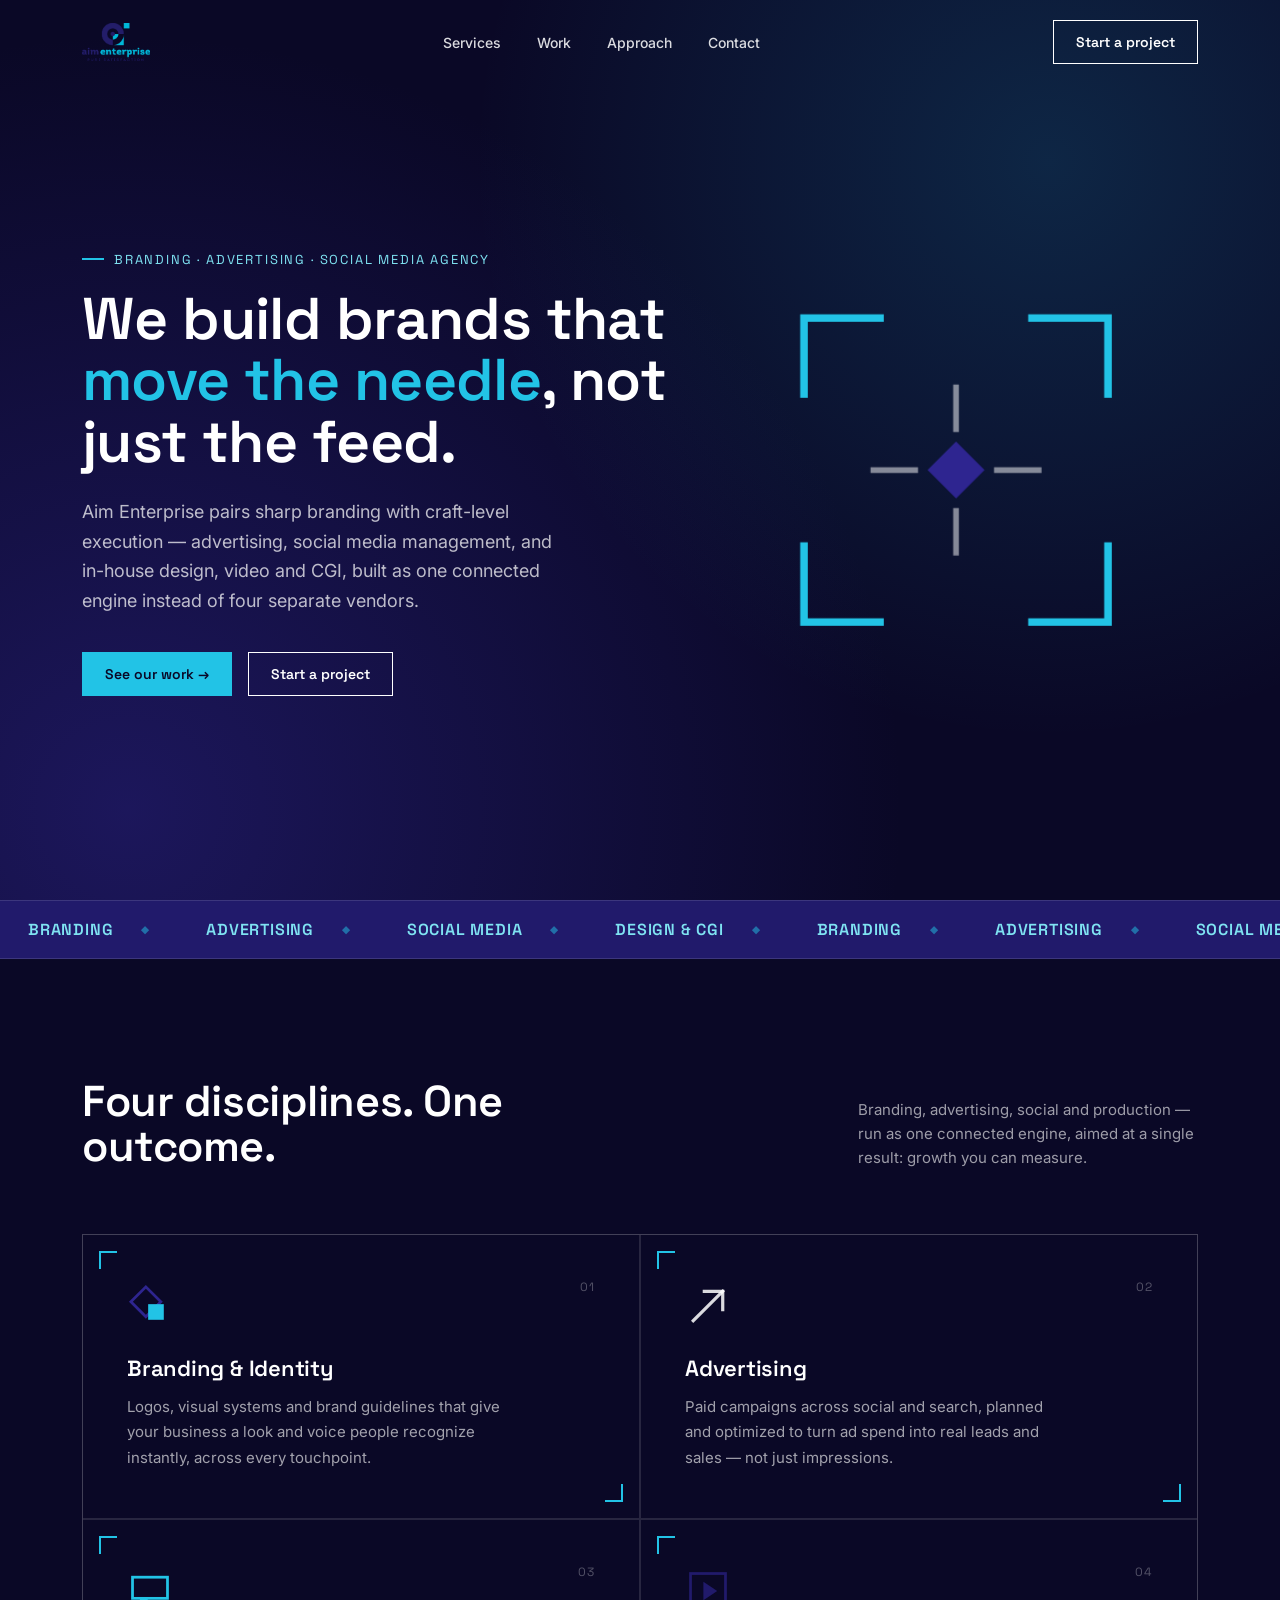
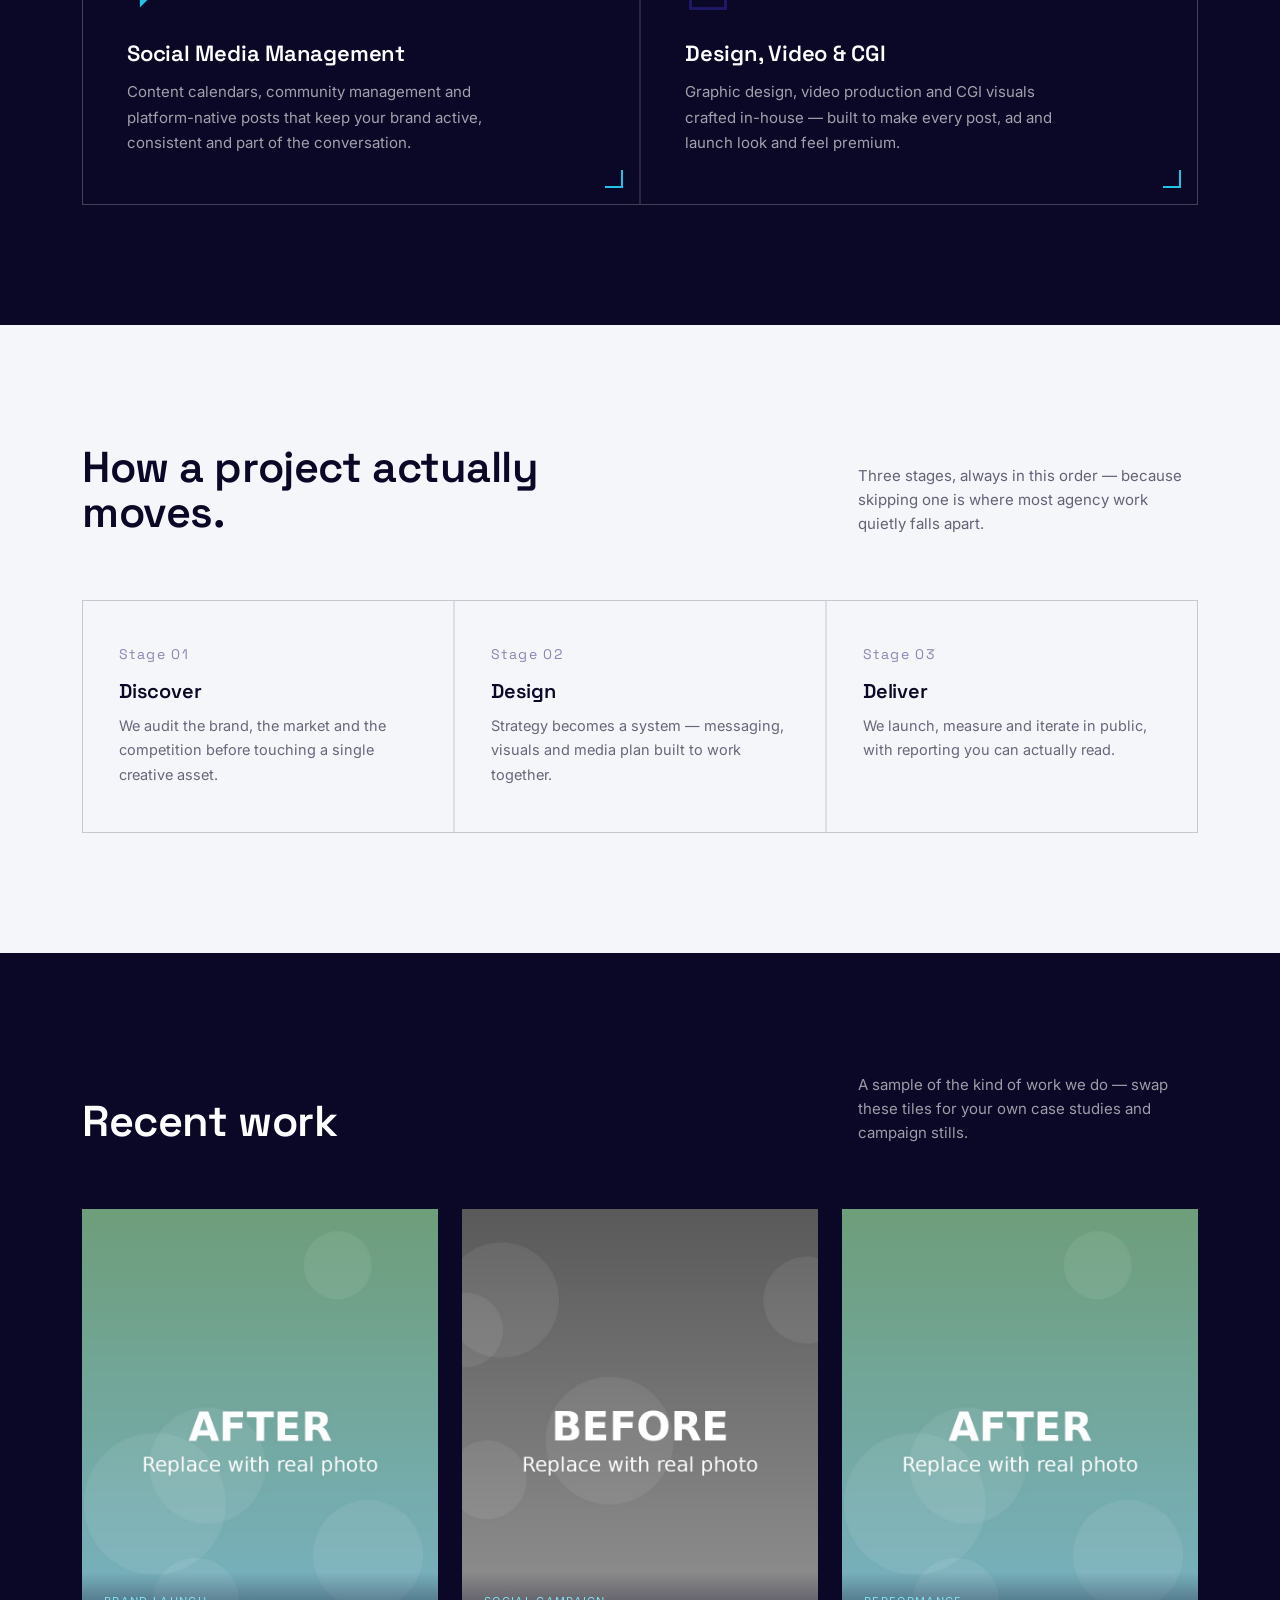
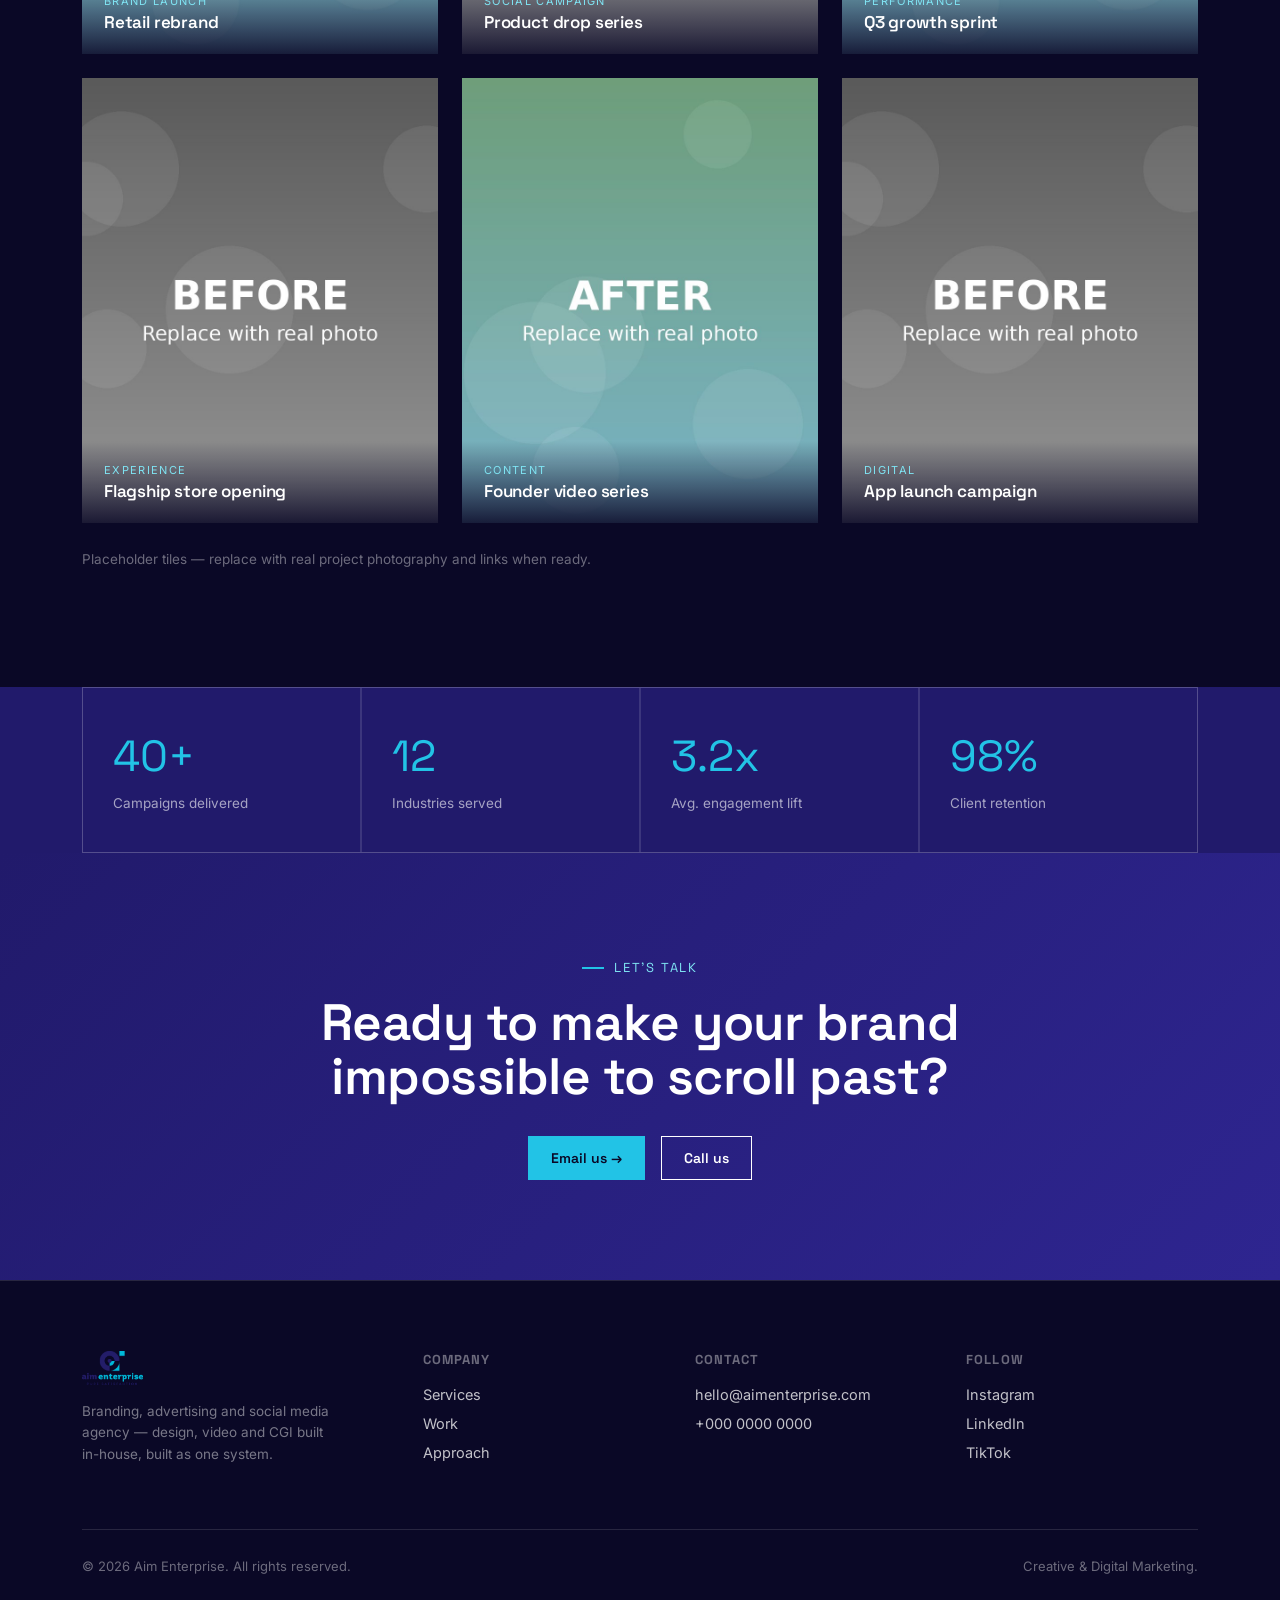
<file: index.html>
<!DOCTYPE html>
<html lang="en">

<head>
  <meta charset="UTF-8">
  <meta name="viewport" content="width=device-width, initial-scale=1.0">
  <title id="pageTitle">Aim Enterprise — Creative & Digital Marketing Agency</title>
  <meta id="pageDescription" name="description"
    content="Aim Enterprise is a full-service creative & marketing agency delivering social media, performance marketing, commercial production, and SEO that drive real growth.">
  <link rel="preconnect" href="https://fonts.googleapis.com">
  <link
    href="https://fonts.googleapis.com/css2?family=Space+Grotesk:wght@400;500;600;700&family=Inter:wght@400;500;600;700&display=swap"
    rel="stylesheet">
  <link rel="stylesheet" href="Styles/style.css">
</head>

<body>

  <header id="siteHeader">
    <nav class="wrap">
      <a href="#top" class="brand">
        <img id="logoImg" src="" alt="">
      </a>
      <ul class="nav-links" id="navLinks"></ul>
      <a href="#contact" class="btn" id="headerCta">Start a project</a>
      <button class="menu-toggle" aria-label="Menu">☰</button>
    </nav>
  </header>

  <section class="hero" id="top">
    <div class="wrap">
      <div class="hero-copy reveal in">
        <span class="eyebrow" id="heroEyebrow"></span>
        <h1 id="heroHeading"></h1>
        <p class="lede" id="heroParagraph"></p>
        <div class="hero-ctas">
          <a href="#work" class="btn btn-solid" id="heroPrimaryCta"></a>
          <a href="#contact" class="btn" id="heroSecondaryCta"></a>
        </div>
      </div>
      <div class="hero-visual">
        <svg class="aim-svg" viewBox="0 0 200 200" aria-hidden="true">
          <path class="bracket" d="M20,60 L20,20 L60,20" stroke="var(--cyan)" stroke-width="4" fill="none"
            stroke-linecap="square" />
          <path class="bracket" d="M140,20 L180,20 L180,60" stroke="var(--cyan)" stroke-width="4" fill="none"
            stroke-linecap="square" />
          <path class="bracket" d="M180,140 L180,180 L140,180" stroke="var(--cyan)" stroke-width="4" fill="none"
            stroke-linecap="square" />
          <path class="bracket" d="M60,180 L20,180 L20,140" stroke="var(--cyan)" stroke-width="4" fill="none"
            stroke-linecap="square" />
          <line class="crosshair" x1="100" y1="55" x2="100" y2="80" stroke="var(--white)" stroke-width="3"
            stroke-opacity="0.5" />
          <line class="crosshair" x1="100" y1="120" x2="100" y2="145" stroke="var(--white)" stroke-width="3"
            stroke-opacity="0.5" />
          <line class="crosshair" x1="55" y1="100" x2="80" y2="100" stroke="var(--white)" stroke-width="3"
            stroke-opacity="0.5" />
          <line class="crosshair" x1="120" y1="100" x2="145" y2="100" stroke="var(--white)" stroke-width="3"
            stroke-opacity="0.5" />
          <path d="M85,100 L100,85 L115,100 L100,115 Z" fill="var(--navy-2)" />
        </svg>
      </div>
    </div>
  </section>

  <div class="marquee" aria-hidden="true">
    <div class="marquee-track" id="marqueeTrack"></div>
  </div>

  <section class="section" id="services">
    <div class="wrap">
      <div class="section-head reveal">
        <h2 id="servicesHeading"></h2>
        <p id="servicesParagraph"></p>
      </div>
      <div class="services-grid reveal" id="servicesGrid"></div>
    </div>
  </section>

  <section class="section approach" id="approach">
    <div class="wrap">
      <div class="section-head light reveal">
        <h2 id="approachHeading"></h2>
        <p id="approachParagraph"></p>
      </div>
      <div class="approach-steps reveal" id="approachSteps"></div>
    </div>
  </section>

  <section class="section" id="work">
    <div class="wrap">
      <div class="section-head reveal">
        <h2 id="workHeading"></h2>
        <p id="workParagraph"></p>
      </div>
      <div class="work-grid reveal" id="workGrid"></div>
      <p class="work-note" id="workNote"></p>
    </div>
  </section>

  <section class="stats">
    <div class="wrap">
      <div class="stats-grid reveal" id="statsGrid"></div>
    </div>
  </section>

  <section class="cta-band" id="contact">
    <div class="wrap reveal">
      <span class="eyebrow" style="justify-content:center;" id="ctaEyebrow"></span>
      <h2 id="ctaHeading"></h2>
      <div class="btns">
        <a href="mailto:hello@aimenterprise.com" class="btn btn-solid" id="ctaEmailBtn"></a>
        <a href="tel:+00000000000" class="btn" id="ctaCallBtn"></a>
      </div>
    </div>
  </section>

  <footer>
    <div class="wrap">
      <div class="footer-top">
        <div class="footer-brand">
          <img id="footerLogoImg" src="" alt="">
          <p id="footerTagline"></p>
        </div>
        <div class="footer-col">
          <h5>Company</h5>
          <div id="footerCompanyLinks"></div>
        </div>
        <div class="footer-col">
          <h5>Contact</h5>
          <div id="footerContactLinks"></div>
        </div>
        <div class="footer-col">
          <h5>Follow</h5>
          <div id="footerSocialLinks"></div>
        </div>
      </div>
      <div class="footer-bottom">
        <span id="footerCopyright"></span>
        <span id="footerTagRight"></span>
      </div>
    </div>
  </footer>

  <script src="config.js"></script>
  <script src="Script/script.js"></script>
</body>

</html>
</file>
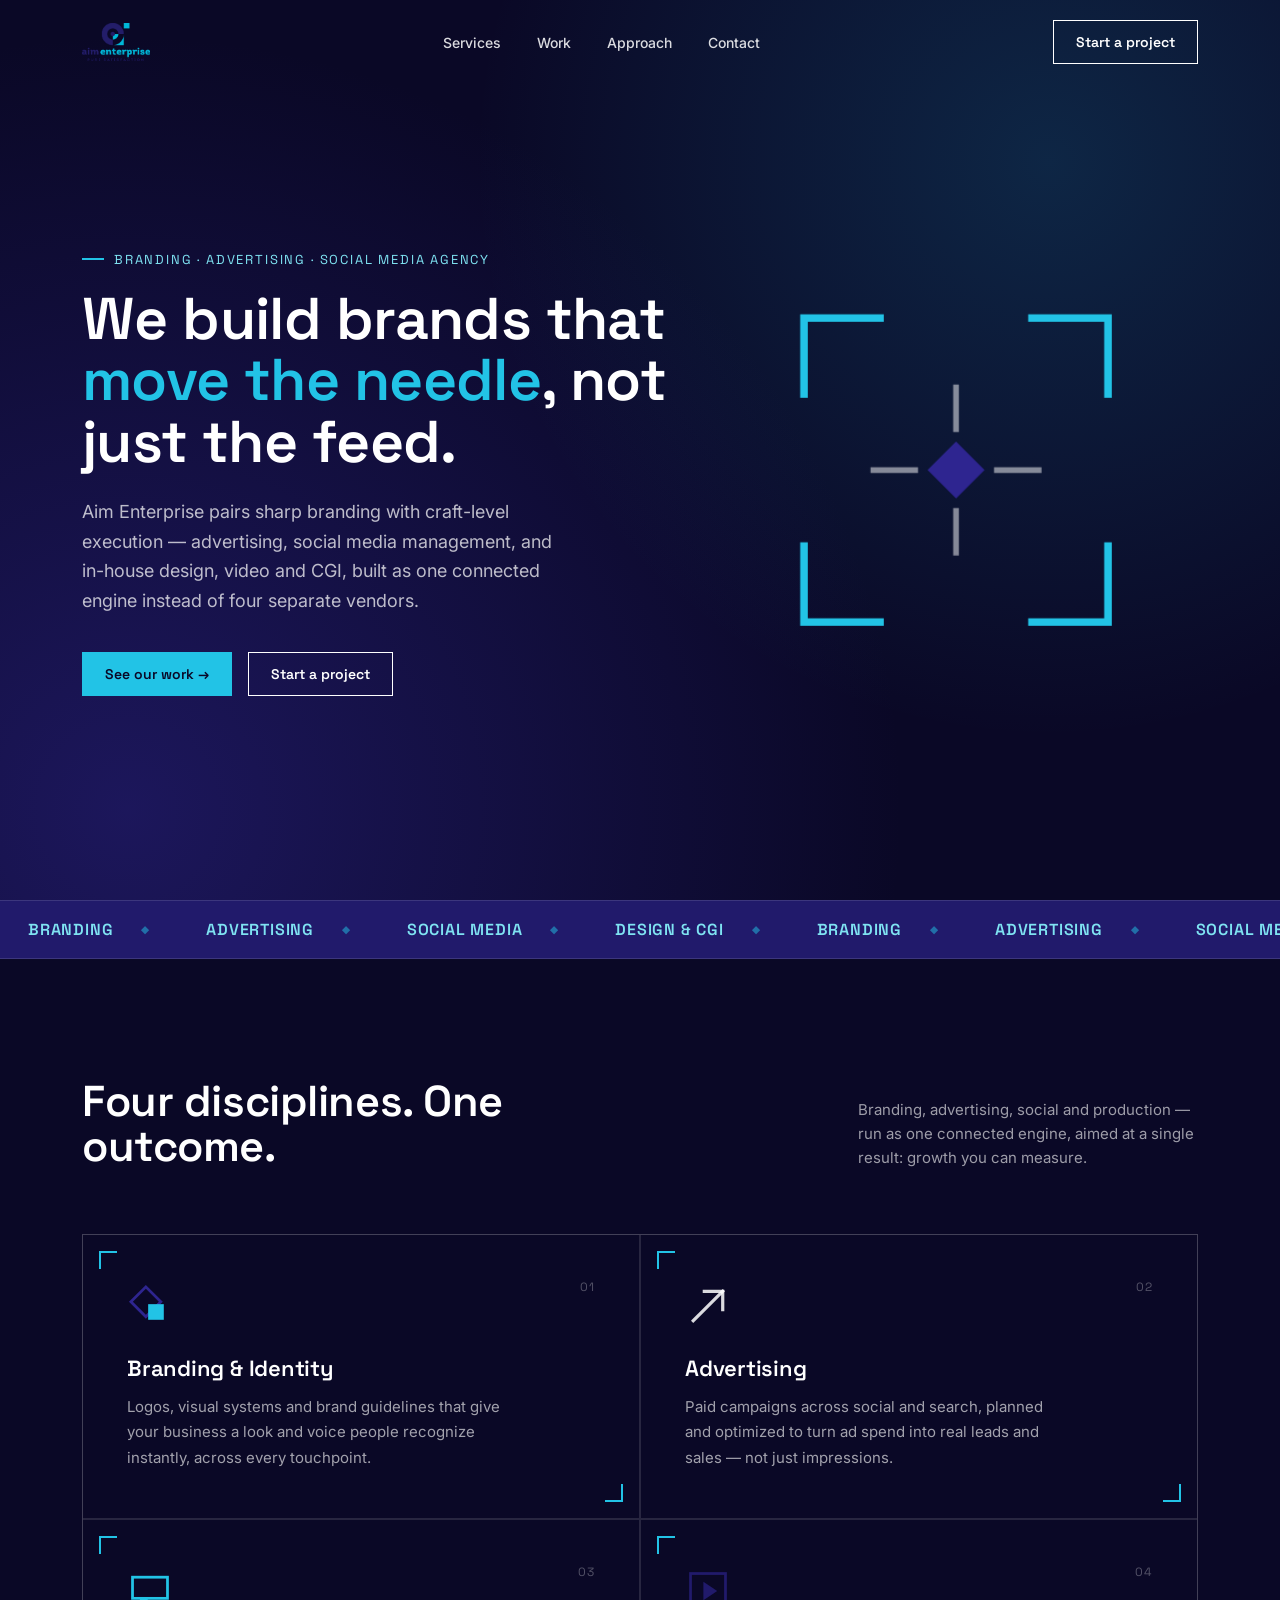
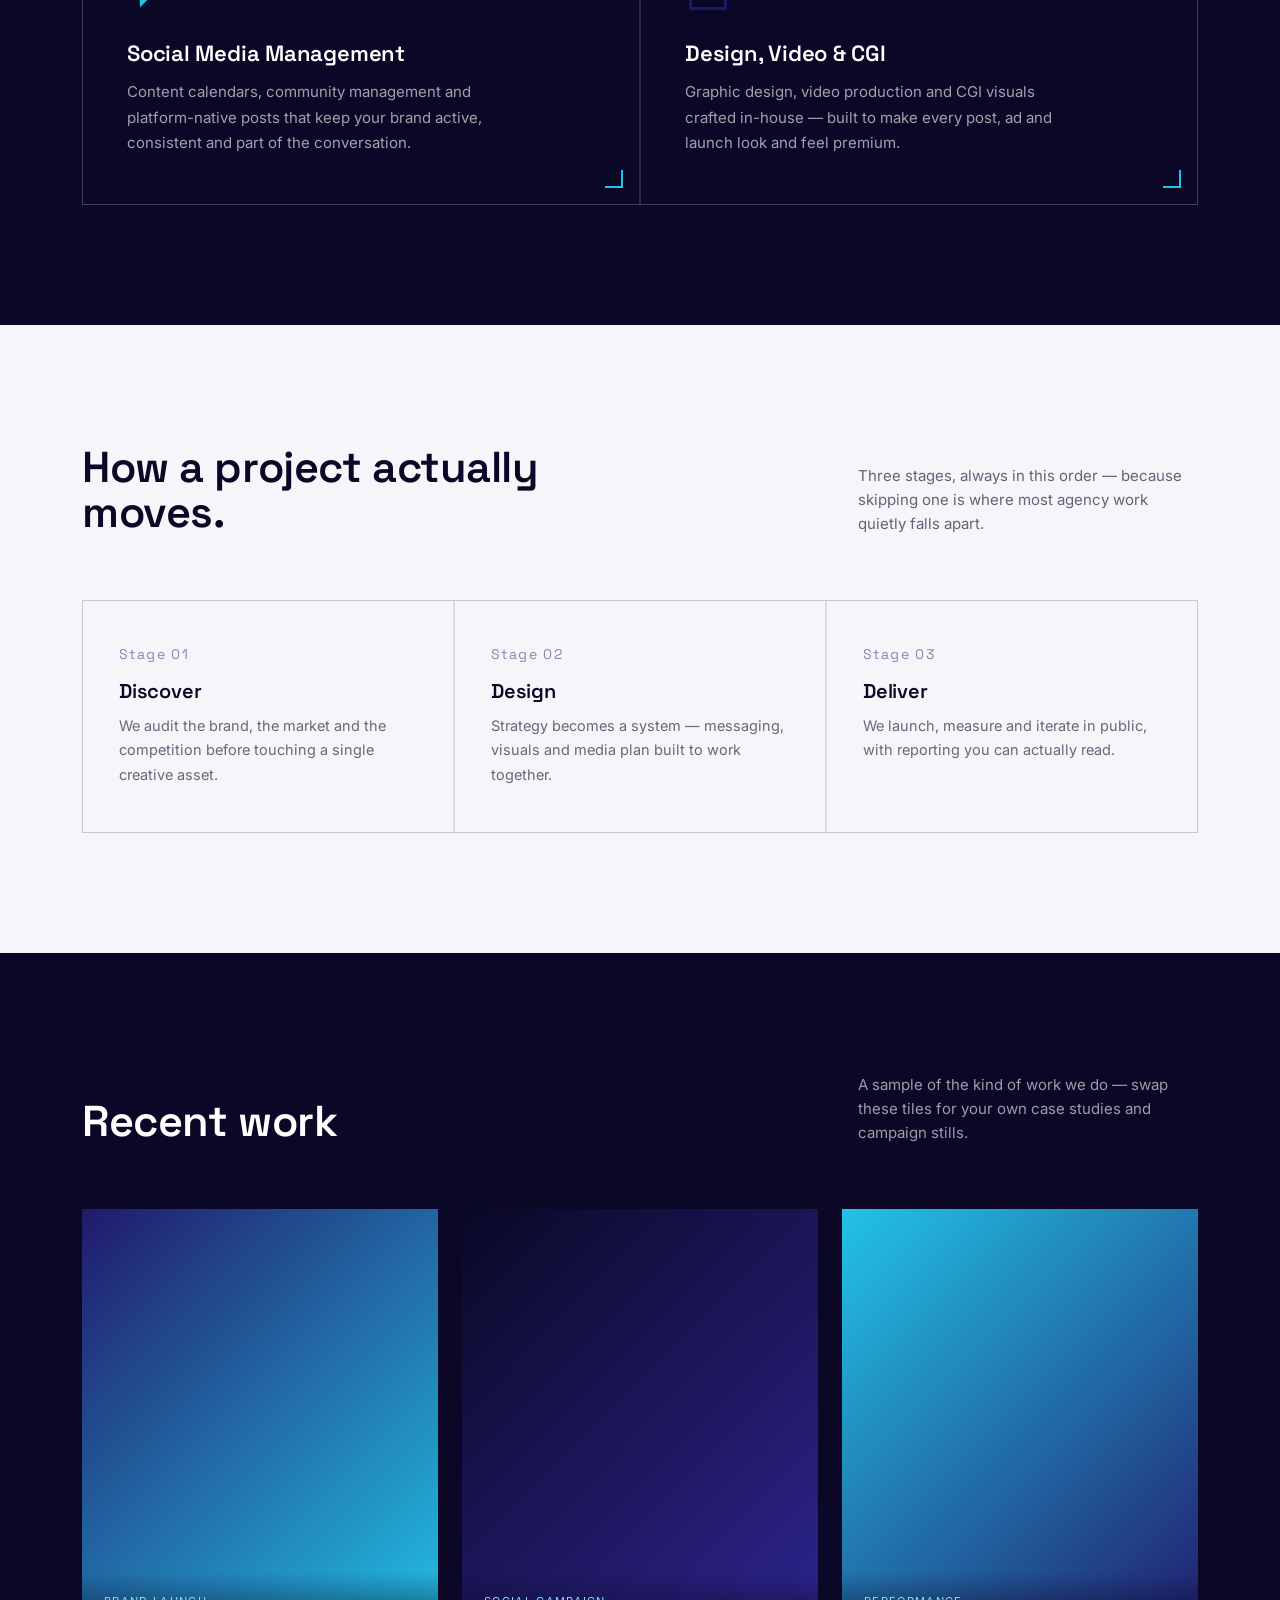
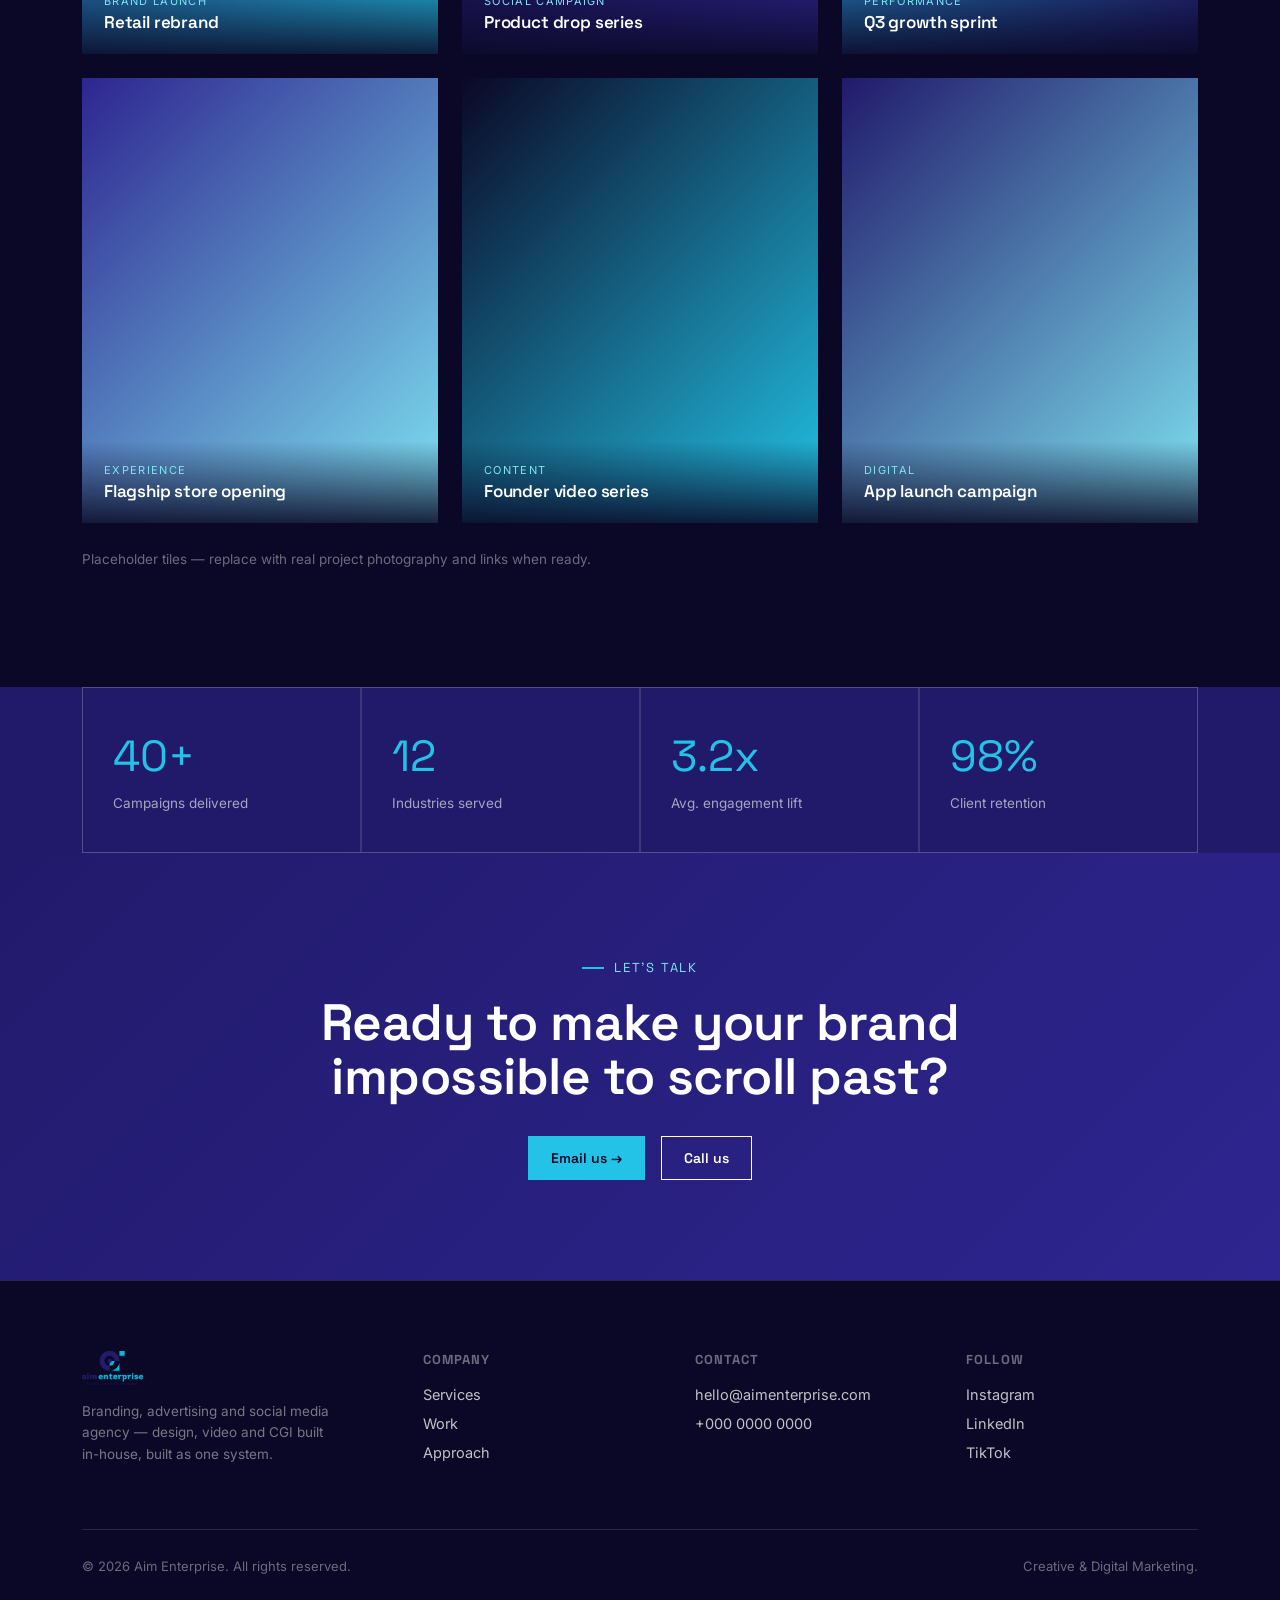
<file: 00_Old_Code/aim-enterprise-website-1.html>
<!DOCTYPE html>
<html lang="en">
<head>
<meta charset="UTF-8">
<meta name="viewport" content="width=device-width, initial-scale=1.0">
<title>Aim Enterprise — Creative & Digital Marketing Agency</title>
<meta name="description" content="Aim Enterprise is a full-service creative & marketing agency delivering social media, performance marketing, commercial production, and SEO that drive real growth.">
<link rel="preconnect" href="https://fonts.googleapis.com">
<link href="https://fonts.googleapis.com/css2?family=Space+Grotesk:wght@400;500;600;700&family=Inter:wght@400;500;600;700&display=swap" rel="stylesheet">
<style>
  :root{
    --ink:#0A0826;
    --navy:#211A6B;
    --navy-2:#2E2590;
    --cyan:#22C3E6;
    --cyan-soft:#7FE3F2;
    --white:#FFFFFF;
    --paper:#F4F6FA;
    --line: rgba(255,255,255,0.12);
    --line-dark: rgba(10,8,38,0.10);
    --maxw: 1180px;
  }
  *{margin:0;padding:0;box-sizing:border-box;}
  html{scroll-behavior:smooth;}
  body{
    background:var(--ink);
    color:var(--white);
    font-family:'Inter',sans-serif;
    -webkit-font-smoothing:antialiased;
    overflow-x:hidden;
  }
  img{display:block;max-width:100%;}
  a{color:inherit;text-decoration:none;}
  ul{list-style:none;}
  h1,h2,h3,h4{font-family:'Space Grotesk',sans-serif;font-weight:600;line-height:1.05;letter-spacing:-0.01em;}
  .wrap{max-width:var(--maxw);margin:0 auto;padding:0 32px;}
  section{position:relative;}
  ::selection{background:var(--cyan);color:var(--ink);}
  :focus-visible{outline:2px solid var(--cyan);outline-offset:3px;}

  /* ---------- bracket motif (shared signature) ---------- */
  .frame-corners{ position:relative; }
  .frame-corners::before,
  .frame-corners::after{
    content:"";
    position:absolute;
    width:16px;height:16px;
    border-color:var(--cyan);
    border-style:solid;
    border-width:0;
    pointer-events:none;
  }
  .frame-corners::before{ top:0; left:0; border-top-width:2px; border-left-width:2px; }
  .frame-corners::after{ bottom:0; right:0; border-bottom-width:2px; border-right-width:2px; }
  .eyebrow{
    display:inline-flex;align-items:center;gap:10px;
    font-family:'Space Grotesk',sans-serif;
    font-size:13px;letter-spacing:.14em;text-transform:uppercase;
    color:var(--cyan-soft);
    margin-bottom:20px;
  }
  .eyebrow::before{
    content:"";
    width:22px;height:2px;
    background:var(--cyan);
    display:inline-block;
  }

  /* ---------- nav ---------- */
  header{
    position:fixed;top:0;left:0;right:0;z-index:100;
    padding:20px 0;
    transition:background .35s ease, padding .35s ease, border-color .35s ease;
    border-bottom:1px solid transparent;
  }
  header.scrolled{
    background:rgba(10,8,38,0.85);
    backdrop-filter:blur(10px);
    padding:14px 0;
    border-color:var(--line);
  }
  nav{display:flex;align-items:center;justify-content:space-between;}
  .brand{display:flex;align-items:center;gap:10px;}
  .brand img{height:38px;width:auto;}
  .nav-links{display:flex;gap:36px;align-items:center;}
  .nav-links a{
    font-size:14px;font-weight:500;color:var(--white);
    opacity:.85;transition:opacity .2s ease;
    position:relative;
  }
  .nav-links a:hover{opacity:1;}
  .nav-links a::after{
    content:"";position:absolute;left:0;bottom:-4px;width:0;height:1px;background:var(--cyan);
    transition:width .25s ease;
  }
  .nav-links a:hover::after{width:100%;}
  .btn{
    font-family:'Space Grotesk',sans-serif;
    font-weight:600;font-size:14px;
    padding:12px 22px;
    border:1px solid var(--white);
    background:transparent;color:var(--white);
    display:inline-flex;align-items:center;gap:8px;
    cursor:pointer;
    transition:background .25s ease, color .25s ease, border-color .25s ease, transform .2s ease;
  }
  .btn:hover{background:var(--cyan);border-color:var(--cyan);color:var(--ink);transform:translateY(-2px);}
  .btn-solid{
    background:var(--cyan);color:var(--ink);border-color:var(--cyan);
  }
  .btn-solid:hover{background:var(--cyan-soft);border-color:var(--cyan-soft);}
  .menu-toggle{display:none;background:none;border:none;color:var(--white);font-size:26px;cursor:pointer;}

  /* ---------- hero ---------- */
  .hero{
    min-height:100vh;
    display:flex;align-items:center;
    padding-top:120px;padding-bottom:80px;
    background:
      radial-gradient(circle at 82% 18%, rgba(34,195,230,0.16), transparent 45%),
      radial-gradient(circle at 10% 90%, rgba(46,37,144,0.5), transparent 55%),
      var(--ink);
    overflow:hidden;
  }
  .hero .wrap{display:grid;grid-template-columns:1.1fr 0.9fr;gap:40px;align-items:center;}
  .hero h1{font-size:clamp(2.4rem,4.6vw,4.1rem);margin-bottom:24px;}
  .hero h1 .accent{color:var(--cyan);}
  .hero p.lede{
    font-size:18px;line-height:1.65;color:rgba(255,255,255,0.72);
    max-width:480px;margin-bottom:36px;
  }
  .hero-ctas{display:flex;gap:16px;flex-wrap:wrap;}

  .hero-visual{position:relative;height:440px;display:flex;align-items:center;justify-content:center;}
  .aim-svg{width:100%;max-width:380px;position:relative;z-index:2;}
  .aim-svg .bracket{
    transform-box:fill-box;transform-origin:center;
    animation:bracket-in .9s ease both;
  }
  .aim-svg .crosshair{
    transform-box:fill-box;transform-origin:center;
    animation:line-pulse 3.2s ease-in-out infinite;
  }
  @keyframes bracket-in{
    from{opacity:0;transform:scale(.82);}
    to{opacity:1;transform:scale(1);}
  }
  @keyframes line-pulse{
    0%,100%{opacity:.3;}
    50%{opacity:.75;}
  }

  /* ---------- marquee ---------- */
  .marquee{
    background:var(--navy);
    border-top:1px solid var(--line);
    border-bottom:1px solid var(--line);
    padding:18px 0;
    overflow:hidden;
    white-space:nowrap;
  }
  .marquee-track{
    display:inline-flex;
    animation:scroll-left 26s linear infinite;
  }
  .marquee-track span{
    font-family:'Space Grotesk',sans-serif;
    font-size:16px;font-weight:600;
    letter-spacing:.05em;
    color:var(--cyan-soft);
    padding:0 28px;
    display:inline-flex;align-items:center;gap:28px;
  }
  .marquee-track span::after{content:"◆";color:var(--cyan);opacity:.5;font-size:10px;}
  @keyframes scroll-left{
    from{transform:translateX(0);}
    to{transform:translateX(-50%);}
  }

  /* ---------- section heads ---------- */
  .section{padding:120px 0;}
  .section-head{
    display:flex;justify-content:space-between;align-items:flex-end;
    gap:40px;margin-bottom:64px;
    flex-wrap:wrap;
  }
  .section-head h2{font-size:clamp(1.9rem,3.4vw,2.7rem);max-width:560px;}
  .section-head p{max-width:340px;color:rgba(255,255,255,0.6);font-size:15px;line-height:1.6;}
  .light p{color:rgba(10,8,38,0.62);}

  /* ---------- services ---------- */
  .services-grid{
    display:grid;grid-template-columns:repeat(2,1fr);gap:2px;
    background:var(--line);
    border:1px solid var(--line);
  }
  .service-card{
    background:var(--ink);
    padding:48px 44px;
    position:relative;
  }
  .service-card.frame-corners::before,
  .service-card.frame-corners::after{
    top:16px; left:16px; right:auto; bottom:auto;
  }
  .service-card.frame-corners::after{
    top:auto; left:auto; right:16px; bottom:16px;
  }
  .service-icon{
    width:46px;height:46px;
    margin-bottom:28px;
    position:relative;
  }
  .service-card h3{font-size:22px;margin-bottom:14px;}
  .service-card p{font-size:15px;line-height:1.7;color:rgba(255,255,255,0.62);max-width:380px;}
  .service-tag{
    position:absolute;top:44px;right:44px;
    font-family:'Space Grotesk',sans-serif;
    font-size:12px;letter-spacing:.1em;text-transform:uppercase;
    color:rgba(255,255,255,0.3);
  }

  /* ---------- approach (sequential, numbers justified) ---------- */
  .approach{background:var(--paper);color:var(--ink);}
  .approach-steps{display:grid;grid-template-columns:repeat(3,1fr);gap:2px;background:var(--line-dark);border:1px solid var(--line-dark);}
  .step{background:var(--paper);padding:44px 36px;}
  .step .num{font-family:'Space Grotesk',sans-serif;font-size:14px;color:var(--navy);opacity:.5;letter-spacing:.1em;margin-bottom:18px;display:block;}
  .step h3{font-size:20px;margin-bottom:12px;color:var(--ink);}
  .step p{font-size:14.5px;line-height:1.7;color:rgba(10,8,38,0.6);}

  /* ---------- work / portfolio ---------- */
  .work-grid{
    display:grid;grid-template-columns:repeat(3,1fr);gap:24px;
  }
  .work-tile{
    aspect-ratio:4/5;
    position:relative;
    overflow:hidden;
    cursor:pointer;
  }
  .work-tile::before,
  .work-tile::after{
    content:"";
    position:absolute;
    width:20px;height:20px;
    border-color:var(--cyan);
    border-style:solid;
    border-width:0;
    z-index:3;
    opacity:0;
    transition:opacity .3s ease;
  }
  .work-tile::before{ top:14px; left:14px; border-top-width:2px; border-left-width:2px; }
  .work-tile::after{ bottom:14px; right:14px; border-bottom-width:2px; border-right-width:2px; }
  .work-tile:hover::before,
  .work-tile:hover::after{ opacity:1; }
  .work-tile .tile-bg{
    position:absolute;inset:0;
    transition:transform .5s ease;
  }
  .work-tile:hover .tile-bg{transform:scale(1.06);}
  .work-tile .tile-info{
    position:absolute;left:0;right:0;bottom:0;
    padding:22px;
    background:linear-gradient(0deg, rgba(10,8,38,0.88), transparent);
  }
  .work-tile .tile-info .cat{
    font-size:11px;letter-spacing:.12em;text-transform:uppercase;color:var(--cyan-soft);margin-bottom:6px;display:block;
  }
  .work-tile .tile-info h4{font-size:17px;color:var(--white);}
  .work-note{margin-top:28px;font-size:13.5px;color:rgba(255,255,255,0.4);}

  /* ---------- stats ---------- */
  .stats{background:var(--navy);}
  .stats-grid{display:grid;grid-template-columns:repeat(4,1fr);gap:2px;background:var(--line);border:1px solid var(--line);}
  .stat{background:var(--navy);padding:40px 30px;text-align:left;}
  .stat .big{font-family:'Space Grotesk',sans-serif;font-size:clamp(2rem,3.4vw,3rem);color:var(--cyan);display:block;margin-bottom:8px;}
  .stat .label{font-size:13.5px;color:rgba(255,255,255,0.6);}

  /* ---------- CTA band ---------- */
  .cta-band{
    background:linear-gradient(135deg, var(--navy) 0%, var(--navy-2) 100%);
    padding:100px 0;
    text-align:center;
    position:relative;
    overflow:hidden;
  }
  .cta-band h2{font-size:clamp(2rem,4.2vw,3.2rem);max-width:720px;margin:0 auto 32px;}
  .cta-band .btns{display:flex;justify-content:center;gap:16px;flex-wrap:wrap;}

  /* ---------- footer ---------- */
  footer{background:var(--ink);border-top:1px solid var(--line);padding:70px 0 30px;}
  .footer-top{display:grid;grid-template-columns:1.3fr 1fr 1fr 1fr;gap:40px;margin-bottom:56px;}
  .footer-brand img{height:34px;margin-bottom:16px;}
  .footer-brand p{font-size:13.5px;color:rgba(255,255,255,0.45);max-width:260px;line-height:1.6;}
  .footer-col h5{font-family:'Space Grotesk',sans-serif;font-size:13px;letter-spacing:.08em;text-transform:uppercase;color:rgba(255,255,255,0.4);margin-bottom:18px;}
  .footer-col a, .footer-col span{display:block;font-size:14.5px;color:rgba(255,255,255,0.75);margin-bottom:12px;transition:color .2s ease;}
  .footer-col a:hover{color:var(--cyan);}
  .footer-bottom{
    display:flex;justify-content:space-between;align-items:center;
    padding-top:28px;border-top:1px solid var(--line);
    font-size:13px;color:rgba(255,255,255,0.4);flex-wrap:wrap;gap:12px;
  }

  /* ---------- reveal on scroll ---------- */
  .reveal{opacity:0;transform:translateY(28px);transition:opacity .7s ease, transform .7s ease;}
  .reveal.in{opacity:1;transform:translateY(0);}

  /* ---------- responsive ---------- */
  @media (max-width:900px){
    .hero .wrap{grid-template-columns:1fr;}
    .hero-visual{height:300px;order:-1;}
    .nav-links{display:none;}
    .menu-toggle{display:block;}
    .services-grid{grid-template-columns:1fr;}
    .approach-steps{grid-template-columns:1fr;}
    .work-grid{grid-template-columns:1fr 1fr;}
    .stats-grid{grid-template-columns:1fr 1fr;}
    .footer-top{grid-template-columns:1fr 1fr;}
  }
  @media (max-width:560px){
    .work-grid{grid-template-columns:1fr;}
    .stats-grid{grid-template-columns:1fr;}
    .section{padding:80px 0;}
    .footer-top{grid-template-columns:1fr;}
  }

  @media (prefers-reduced-motion: reduce){
    *{animation-duration:0.001ms !important; animation-iteration-count:1 !important; transition-duration:0.001ms !important; scroll-behavior:auto !important;}
  }
</style>
</head>
<body>

<header id="siteHeader">
  <nav class="wrap">
    <a href="#top" class="brand">
      <img src="[data-uri]" alt="Aim Enterprise logo">
    </a>
    <ul class="nav-links">
      <li><a href="#services">Services</a></li>
      <li><a href="#work">Work</a></li>
      <li><a href="#approach">Approach</a></li>
      <li><a href="#contact">Contact</a></li>
    </ul>
    <a href="#contact" class="btn">Start a project</a>
    <button class="menu-toggle" aria-label="Menu">☰</button>
  </nav>
</header>

<section class="hero" id="top">
  <div class="wrap">
    <div class="hero-copy reveal in">
      <span class="eyebrow">Branding · Advertising · Social Media Agency</span>
      <h1>We build brands that <span class="accent">move the needle</span>, not just the feed.</h1>
      <p class="lede">Aim Enterprise pairs sharp branding with craft-level execution — advertising, social media management, and in-house design, video and CGI, built as one connected engine instead of four separate vendors.</p>
      <div class="hero-ctas">
        <a href="#work" class="btn btn-solid">See our work →</a>
        <a href="#contact" class="btn">Start a project</a>
      </div>
    </div>
    <div class="hero-visual">
      <svg class="aim-svg" viewBox="0 0 200 200" aria-hidden="true">
        <path class="bracket" d="M20,60 L20,20 L60,20" stroke="var(--cyan)" stroke-width="4" fill="none" stroke-linecap="square"/>
        <path class="bracket" d="M140,20 L180,20 L180,60" stroke="var(--cyan)" stroke-width="4" fill="none" stroke-linecap="square"/>
        <path class="bracket" d="M180,140 L180,180 L140,180" stroke="var(--cyan)" stroke-width="4" fill="none" stroke-linecap="square"/>
        <path class="bracket" d="M60,180 L20,180 L20,140" stroke="var(--cyan)" stroke-width="4" fill="none" stroke-linecap="square"/>
        <line class="crosshair" x1="100" y1="55" x2="100" y2="80" stroke="var(--white)" stroke-width="3" stroke-opacity="0.5"/>
        <line class="crosshair" x1="100" y1="120" x2="100" y2="145" stroke="var(--white)" stroke-width="3" stroke-opacity="0.5"/>
        <line class="crosshair" x1="55" y1="100" x2="80" y2="100" stroke="var(--white)" stroke-width="3" stroke-opacity="0.5"/>
        <line class="crosshair" x1="120" y1="100" x2="145" y2="100" stroke="var(--white)" stroke-width="3" stroke-opacity="0.5"/>
        <path d="M85,100 L100,85 L115,100 L100,115 Z" fill="var(--navy-2)"/>
      </svg>
    </div>
  </div>
</section>

<div class="marquee" aria-hidden="true">
  <div class="marquee-track">
    <span>BRANDING</span><span>ADVERTISING</span><span>SOCIAL MEDIA</span><span>DESIGN &amp; CGI</span>
    <span>BRANDING</span><span>ADVERTISING</span><span>SOCIAL MEDIA</span><span>DESIGN &amp; CGI</span>
  </div>
</div>

<section class="section" id="services">
  <div class="wrap">
    <div class="section-head reveal">
      <h2>Four disciplines. One outcome.</h2>
      <p>Branding, advertising, social and production — run as one connected engine, aimed at a single result: growth you can measure.</p>
    </div>
    <div class="services-grid reveal">
      <div class="service-card frame-corners">
        <span class="service-tag">01</span>
        <div class="service-icon">
          <svg viewBox="0 0 100 100" width="46" height="46">
            <rect x="18" y="18" width="46" height="46" transform="rotate(45 41 41)" fill="none" stroke="var(--navy-2)" stroke-width="6"/>
            <rect x="46" y="46" width="34" height="34" fill="var(--cyan)"/>
          </svg>
        </div>
        <h3>Branding &amp; Identity</h3>
        <p>Logos, visual systems and brand guidelines that give your business a look and voice people recognize instantly, across every touchpoint.</p>
      </div>
      <div class="service-card frame-corners">
        <span class="service-tag">02</span>
        <div class="service-icon">
          <svg viewBox="0 0 100 100" width="46" height="46">
            <path d="M18,82 L82,18" stroke="var(--white)" stroke-opacity="0.85" stroke-width="7" fill="none" stroke-linecap="square"/>
            <path d="M42,18 L82,18 L82,58" stroke="var(--white)" stroke-opacity="0.85" stroke-width="7" fill="none" stroke-linecap="square" stroke-linejoin="miter"/>
          </svg>
        </div>
        <h3>Advertising</h3>
        <p>Paid campaigns across social and search, planned and optimized to turn ad spend into real leads and sales — not just impressions.</p>
      </div>
      <div class="service-card frame-corners">
        <span class="service-tag">03</span>
        <div class="service-icon">
          <svg viewBox="0 0 100 100" width="46" height="46">
            <rect x="12" y="20" width="76" height="46" fill="none" stroke="var(--cyan)" stroke-width="6"/>
            <path d="M28,66 L28,86 L48,66 Z" fill="var(--cyan)"/>
          </svg>
        </div>
        <h3>Social Media Management</h3>
        <p>Content calendars, community management and platform-native posts that keep your brand active, consistent and part of the conversation.</p>
      </div>
      <div class="service-card frame-corners">
        <span class="service-tag">04</span>
        <div class="service-icon">
          <svg viewBox="0 0 100 100" width="46" height="46">
            <rect x="12" y="12" width="76" height="76" fill="none" stroke="var(--navy)" stroke-width="6"/>
            <path d="M40,30 L70,50 L40,70 Z" fill="var(--navy)"/>
          </svg>
        </div>
        <h3>Design, Video &amp; CGI</h3>
        <p>Graphic design, video production and CGI visuals crafted in-house — built to make every post, ad and launch look and feel premium.</p>
      </div>
    </div>
  </div>
</section>

<section class="section approach" id="approach">
  <div class="wrap">
    <div class="section-head light reveal">
      <h2>How a project actually moves.</h2>
      <p>Three stages, always in this order — because skipping one is where most agency work quietly falls apart.</p>
    </div>
    <div class="approach-steps reveal">
      <div class="step">
        <span class="num">Stage 01</span>
        <h3>Discover</h3>
        <p>We audit the brand, the market and the competition before touching a single creative asset.</p>
      </div>
      <div class="step">
        <span class="num">Stage 02</span>
        <h3>Design</h3>
        <p>Strategy becomes a system — messaging, visuals and media plan built to work together.</p>
      </div>
      <div class="step">
        <span class="num">Stage 03</span>
        <h3>Deliver</h3>
        <p>We launch, measure and iterate in public, with reporting you can actually read.</p>
      </div>
    </div>
  </div>
</section>

<section class="section" id="work">
  <div class="wrap">
    <div class="section-head reveal">
      <h2>Recent work</h2>
      <p>A sample of the kind of work we do — swap these tiles for your own case studies and campaign stills.</p>
    </div>
    <div class="work-grid reveal">
      <div class="work-tile">
        <div class="tile-bg" style="background:linear-gradient(135deg,#211A6B,#22C3E6);"></div>
        <div class="tile-info"><span class="cat">Brand Launch</span><h4>Retail rebrand</h4></div>
      </div>
      <div class="work-tile">
        <div class="tile-bg" style="background:linear-gradient(135deg,#0A0826,#2E2590);"></div>
        <div class="tile-info"><span class="cat">Social Campaign</span><h4>Product drop series</h4></div>
      </div>
      <div class="work-tile">
        <div class="tile-bg" style="background:linear-gradient(135deg,#22C3E6,#211A6B);"></div>
        <div class="tile-info"><span class="cat">Performance</span><h4>Q3 growth sprint</h4></div>
      </div>
      <div class="work-tile">
        <div class="tile-bg" style="background:linear-gradient(135deg,#2E2590,#7FE3F2);"></div>
        <div class="tile-info"><span class="cat">Experience</span><h4>Flagship store opening</h4></div>
      </div>
      <div class="work-tile">
        <div class="tile-bg" style="background:linear-gradient(135deg,#0A0826,#22C3E6);"></div>
        <div class="tile-info"><span class="cat">Content</span><h4>Founder video series</h4></div>
      </div>
      <div class="work-tile">
        <div class="tile-bg" style="background:linear-gradient(135deg,#211A6B,#7FE3F2);"></div>
        <div class="tile-info"><span class="cat">Digital</span><h4>App launch campaign</h4></div>
      </div>
    </div>
    <p class="work-note">Placeholder tiles — replace with real project photography and links when ready.</p>
  </div>
</section>

<section class="stats">
  <div class="wrap">
    <div class="stats-grid reveal">
      <div class="stat"><span class="big">40+</span><span class="label">Campaigns delivered</span></div>
      <div class="stat"><span class="big">12</span><span class="label">Industries served</span></div>
      <div class="stat"><span class="big">3.2x</span><span class="label">Avg. engagement lift</span></div>
      <div class="stat"><span class="big">98%</span><span class="label">Client retention</span></div>
    </div>
  </div>
</section>

<section class="cta-band" id="contact">
  <div class="wrap reveal">
    <span class="eyebrow" style="justify-content:center;">Let's talk</span>
    <h2>Ready to make your brand impossible to scroll past?</h2>
    <div class="btns">
      <a href="mailto:hello@aimenterprise.com" class="btn btn-solid">Email us →</a>
      <a href="tel:+00000000000" class="btn">Call us</a>
    </div>
  </div>
</section>

<footer>
  <div class="wrap">
    <div class="footer-top">
      <div class="footer-brand">
        <img src="[data-uri]" alt="Aim Enterprise logo">
        <p>Branding, advertising and social media agency — design, video and CGI built in-house, built as one system.</p>
      </div>
      <div class="footer-col">
        <h5>Company</h5>
        <a href="#services">Services</a>
        <a href="#work">Work</a>
        <a href="#approach">Approach</a>
      </div>
      <div class="footer-col">
        <h5>Contact</h5>
        <a href="mailto:hello@aimenterprise.com">hello@aimenterprise.com</a>
        <a href="tel:+00000000000">+000 0000 0000</a>
      </div>
      <div class="footer-col">
        <h5>Follow</h5>
        <a href="#">Instagram</a>
        <a href="#">LinkedIn</a>
        <a href="#">TikTok</a>
      </div>
    </div>
    <div class="footer-bottom">
      <span>© 2026 Aim Enterprise. All rights reserved.</span>
      <span>Creative &amp; Digital Marketing.</span>
    </div>
  </div>
</footer>

<script>
  // header scroll state
  const header = document.getElementById('siteHeader');
  window.addEventListener('scroll', () => {
    header.classList.toggle('scrolled', window.scrollY > 40);
  });

  // scroll reveal
  const revealEls = document.querySelectorAll('.reveal');
  const io = new IntersectionObserver((entries) => {
    entries.forEach(entry => {
      if(entry.isIntersecting){
        entry.target.classList.add('in');
        io.unobserve(entry.target);
      }
    });
  }, { threshold: 0.15 });
  revealEls.forEach(el => io.observe(el));


</script>

</body>
</html>
</file>
<file: Styles/style.css>
:root{
    --ink:#0A0826;
    --navy:#211A6B;
    --navy-2:#2E2590;
    --cyan:#22C3E6;
    --cyan-soft:#7FE3F2;
    --white:#FFFFFF;
    --paper:#F4F6FA;
    --line: rgba(255,255,255,0.12);
    --line-dark: rgba(10,8,38,0.10);
    --maxw: 1180px;
  }
  *{margin:0;padding:0;box-sizing:border-box;}
  html{scroll-behavior:smooth;}
  body{
    background:var(--ink);
    color:var(--white);
    font-family:'Inter',sans-serif;
    -webkit-font-smoothing:antialiased;
    overflow-x:hidden;
  }
  img{display:block;max-width:100%;}
  a{color:inherit;text-decoration:none;}
  ul{list-style:none;}
  h1,h2,h3,h4{font-family:'Space Grotesk',sans-serif;font-weight:600;line-height:1.05;letter-spacing:-0.01em;}
  .wrap{max-width:var(--maxw);margin:0 auto;padding:0 32px;}
  section{position:relative;}
  ::selection{background:var(--cyan);color:var(--ink);}
  :focus-visible{outline:2px solid var(--cyan);outline-offset:3px;}

  /* ---------- bracket motif (shared signature) ---------- */
  .frame-corners{ position:relative; }
  .frame-corners::before,
  .frame-corners::after{
    content:"";
    position:absolute;
    width:16px;height:16px;
    border-color:var(--cyan);
    border-style:solid;
    border-width:0;
    pointer-events:none;
  }
  .frame-corners::before{ top:0; left:0; border-top-width:2px; border-left-width:2px; }
  .frame-corners::after{ bottom:0; right:0; border-bottom-width:2px; border-right-width:2px; }
  .eyebrow{
    display:inline-flex;align-items:center;gap:10px;
    font-family:'Space Grotesk',sans-serif;
    font-size:13px;letter-spacing:.14em;text-transform:uppercase;
    color:var(--cyan-soft);
    margin-bottom:20px;
  }
  .eyebrow::before{
    content:"";
    width:22px;height:2px;
    background:var(--cyan);
    display:inline-block;
  }

  /* ---------- nav ---------- */
  header{
    position:fixed;top:0;left:0;right:0;z-index:100;
    padding:20px 0;
    transition:background .35s ease, padding .35s ease, border-color .35s ease;
    border-bottom:1px solid transparent;
  }
  header.scrolled{
    background:rgba(10,8,38,0.85);
    backdrop-filter:blur(10px);
    padding:14px 0;
    border-color:var(--line);
  }
  nav{display:flex;align-items:center;justify-content:space-between;}
  .brand{display:flex;align-items:center;gap:10px;}
  .brand img{height:38px;width:auto;}
  .nav-links{display:flex;gap:36px;align-items:center;}
  .nav-links a{
    font-size:14px;font-weight:500;color:var(--white);
    opacity:.85;transition:opacity .2s ease;
    position:relative;
  }
  .nav-links a:hover{opacity:1;}
  .nav-links a::after{
    content:"";position:absolute;left:0;bottom:-4px;width:0;height:1px;background:var(--cyan);
    transition:width .25s ease;
  }
  .nav-links a:hover::after{width:100%;}
  .btn{
    font-family:'Space Grotesk',sans-serif;
    font-weight:600;font-size:14px;
    padding:12px 22px;
    border:1px solid var(--white);
    background:transparent;color:var(--white);
    display:inline-flex;align-items:center;gap:8px;
    cursor:pointer;
    transition:background .25s ease, color .25s ease, border-color .25s ease, transform .2s ease;
  }
  .btn:hover{background:var(--cyan);border-color:var(--cyan);color:var(--ink);transform:translateY(-2px);}
  .btn-solid{
    background:var(--cyan);color:var(--ink);border-color:var(--cyan);
  }
  .btn-solid:hover{background:var(--cyan-soft);border-color:var(--cyan-soft);}
  .menu-toggle{display:none;background:none;border:none;color:var(--white);font-size:26px;cursor:pointer;}

  /* ---------- hero ---------- */
  .hero{
    min-height:100vh;
    display:flex;align-items:center;
    padding-top:120px;padding-bottom:80px;
    background:
      radial-gradient(circle at 82% 18%, rgba(34,195,230,0.16), transparent 45%),
      radial-gradient(circle at 10% 90%, rgba(46,37,144,0.5), transparent 55%),
      var(--ink);
    overflow:hidden;
  }
  .hero .wrap{display:grid;grid-template-columns:1.1fr 0.9fr;gap:40px;align-items:center;}
  .hero h1{font-size:clamp(2.4rem,4.6vw,4.1rem);margin-bottom:24px;}
  .hero h1 .accent{color:var(--cyan);}
  .hero p.lede{
    font-size:18px;line-height:1.65;color:rgba(255,255,255,0.72);
    max-width:480px;margin-bottom:36px;
  }
  .hero-ctas{display:flex;gap:16px;flex-wrap:wrap;}

  .hero-visual{position:relative;height:440px;display:flex;align-items:center;justify-content:center;}
  .aim-svg{width:100%;max-width:380px;position:relative;z-index:2;}
  .aim-svg .bracket{
    transform-box:fill-box;transform-origin:center;
    animation:bracket-in .9s ease both;
  }
  .aim-svg .crosshair{
    transform-box:fill-box;transform-origin:center;
    animation:line-pulse 3.2s ease-in-out infinite;
  }
  @keyframes bracket-in{
    from{opacity:0;transform:scale(.82);}
    to{opacity:1;transform:scale(1);}
  }
  @keyframes line-pulse{
    0%,100%{opacity:.3;}
    50%{opacity:.75;}
  }

  /* ---------- marquee ---------- */
  .marquee{
    background:var(--navy);
    border-top:1px solid var(--line);
    border-bottom:1px solid var(--line);
    padding:18px 0;
    overflow:hidden;
    white-space:nowrap;
  }
  .marquee-track{
    display:inline-flex;
    animation:scroll-left 26s linear infinite;
  }
  .marquee-track span{
    font-family:'Space Grotesk',sans-serif;
    font-size:16px;font-weight:600;
    letter-spacing:.05em;
    color:var(--cyan-soft);
    padding:0 28px;
    display:inline-flex;align-items:center;gap:28px;
  }
  .marquee-track span::after{content:"◆";color:var(--cyan);opacity:.5;font-size:10px;}
  @keyframes scroll-left{
    from{transform:translateX(0);}
    to{transform:translateX(-50%);}
  }

  /* ---------- section heads ---------- */
  .section{padding:120px 0;}
  .section-head{
    display:flex;justify-content:space-between;align-items:flex-end;
    gap:40px;margin-bottom:64px;
    flex-wrap:wrap;
  }
  .section-head h2{font-size:clamp(1.9rem,3.4vw,2.7rem);max-width:560px;}
  .section-head p{max-width:340px;color:rgba(255,255,255,0.6);font-size:15px;line-height:1.6;}
  .light p{color:rgba(10,8,38,0.62);}

  /* ---------- services ---------- */
  .services-grid{
    display:grid;grid-template-columns:repeat(2,1fr);gap:2px;
    background:var(--line);
    border:1px solid var(--line);
  }
  .service-card{
    background:var(--ink);
    padding:48px 44px;
    position:relative;
  }
  .service-card.frame-corners::before,
  .service-card.frame-corners::after{
    top:16px; left:16px; right:auto; bottom:auto;
  }
  .service-card.frame-corners::after{
    top:auto; left:auto; right:16px; bottom:16px;
  }
  .service-icon{
    width:46px;height:46px;
    margin-bottom:28px;
    position:relative;
  }
  .service-card h3{font-size:22px;margin-bottom:14px;}
  .service-card p{font-size:15px;line-height:1.7;color:rgba(255,255,255,0.62);max-width:380px;}
  .service-tag{
    position:absolute;top:44px;right:44px;
    font-family:'Space Grotesk',sans-serif;
    font-size:12px;letter-spacing:.1em;text-transform:uppercase;
    color:rgba(255,255,255,0.3);
  }

  /* ---------- approach (sequential, numbers justified) ---------- */
  .approach{background:var(--paper);color:var(--ink);}
  .approach-steps{display:grid;grid-template-columns:repeat(3,1fr);gap:2px;background:var(--line-dark);border:1px solid var(--line-dark);}
  .step{background:var(--paper);padding:44px 36px;}
  .step .num{font-family:'Space Grotesk',sans-serif;font-size:14px;color:var(--navy);opacity:.5;letter-spacing:.1em;margin-bottom:18px;display:block;}
  .step h3{font-size:20px;margin-bottom:12px;color:var(--ink);}
  .step p{font-size:14.5px;line-height:1.7;color:rgba(10,8,38,0.6);}

  /* ---------- work / portfolio ---------- */
  .work-grid{
    display:grid;grid-template-columns:repeat(3,1fr);gap:24px;
  }
  .work-tile{
    aspect-ratio:4/5;
    position:relative;
    overflow:hidden;
    cursor:pointer;
  }
  .work-tile::before,
  .work-tile::after{
    content:"";
    position:absolute;
    width:20px;height:20px;
    border-color:var(--cyan);
    border-style:solid;
    border-width:0;
    z-index:3;
    opacity:0;
    transition:opacity .3s ease;
  }
  .work-tile::before{ top:14px; left:14px; border-top-width:2px; border-left-width:2px; }
  .work-tile::after{ bottom:14px; right:14px; border-bottom-width:2px; border-right-width:2px; }
  .work-tile:hover::before,
  .work-tile:hover::after{ opacity:1; }
  .work-tile .tile-bg{
    position:absolute;inset:0;
    transition:transform .5s ease;
  }
  .work-tile:hover .tile-bg{transform:scale(1.06);}
  .work-tile .tile-info{
    position:absolute;left:0;right:0;bottom:0;
    padding:22px;
    background:linear-gradient(0deg, rgba(10,8,38,0.88), transparent);
  }
  .work-tile .tile-info .cat{
    font-size:11px;letter-spacing:.12em;text-transform:uppercase;color:var(--cyan-soft);margin-bottom:6px;display:block;
  }
  .work-tile .tile-info h4{font-size:17px;color:var(--white);}
  .work-note{margin-top:28px;font-size:13.5px;color:rgba(255,255,255,0.4);}

  /* ---------- stats ---------- */
  .stats{background:var(--navy);}
  .stats-grid{display:grid;grid-template-columns:repeat(4,1fr);gap:2px;background:var(--line);border:1px solid var(--line);}
  .stat{background:var(--navy);padding:40px 30px;text-align:left;}
  .stat .big{font-family:'Space Grotesk',sans-serif;font-size:clamp(2rem,3.4vw,3rem);color:var(--cyan);display:block;margin-bottom:8px;}
  .stat .label{font-size:13.5px;color:rgba(255,255,255,0.6);}

  /* ---------- CTA band ---------- */
  .cta-band{
    background:linear-gradient(135deg, var(--navy) 0%, var(--navy-2) 100%);
    padding:100px 0;
    text-align:center;
    position:relative;
    overflow:hidden;
  }
  .cta-band h2{font-size:clamp(2rem,4.2vw,3.2rem);max-width:720px;margin:0 auto 32px;}
  .cta-band .btns{display:flex;justify-content:center;gap:16px;flex-wrap:wrap;}

  /* ---------- footer ---------- */
  footer{background:var(--ink);border-top:1px solid var(--line);padding:70px 0 30px;}
  .footer-top{display:grid;grid-template-columns:1.3fr 1fr 1fr 1fr;gap:40px;margin-bottom:56px;}
  .footer-brand img{height:34px;margin-bottom:16px;}
  .footer-brand p{font-size:13.5px;color:rgba(255,255,255,0.45);max-width:260px;line-height:1.6;}
  .footer-col h5{font-family:'Space Grotesk',sans-serif;font-size:13px;letter-spacing:.08em;text-transform:uppercase;color:rgba(255,255,255,0.4);margin-bottom:18px;}
  .footer-col a, .footer-col span{display:block;font-size:14.5px;color:rgba(255,255,255,0.75);margin-bottom:12px;transition:color .2s ease;}
  .footer-col a:hover{color:var(--cyan);}
  .footer-bottom{
    display:flex;justify-content:space-between;align-items:center;
    padding-top:28px;border-top:1px solid var(--line);
    font-size:13px;color:rgba(255,255,255,0.4);flex-wrap:wrap;gap:12px;
  }

  /* ---------- reveal on scroll ---------- */
  .reveal{opacity:0;transform:translateY(28px);transition:opacity .7s ease, transform .7s ease;}
  .reveal.in{opacity:1;transform:translateY(0);}

  /* ---------- responsive ---------- */
  @media (max-width:900px){
    .hero .wrap{grid-template-columns:1fr;}
    .hero-visual{height:300px;order:-1;}
    .nav-links{display:none;}
    .menu-toggle{display:block;}
    .services-grid{grid-template-columns:1fr;}
    .approach-steps{grid-template-columns:1fr;}
    .work-grid{grid-template-columns:1fr 1fr;}
    .stats-grid{grid-template-columns:1fr 1fr;}
    .footer-top{grid-template-columns:1fr 1fr;}
  }
  @media (max-width:560px){
    .work-grid{grid-template-columns:1fr;}
    .stats-grid{grid-template-columns:1fr;}
    .section{padding:80px 0;}
    .footer-top{grid-template-columns:1fr;}
  }

  @media (prefers-reduced-motion: reduce){
    *{animation-duration:0.001ms !important; animation-iteration-count:1 !important; transition-duration:0.001ms !important; scroll-behavior:auto !important;}
  }
</file>
